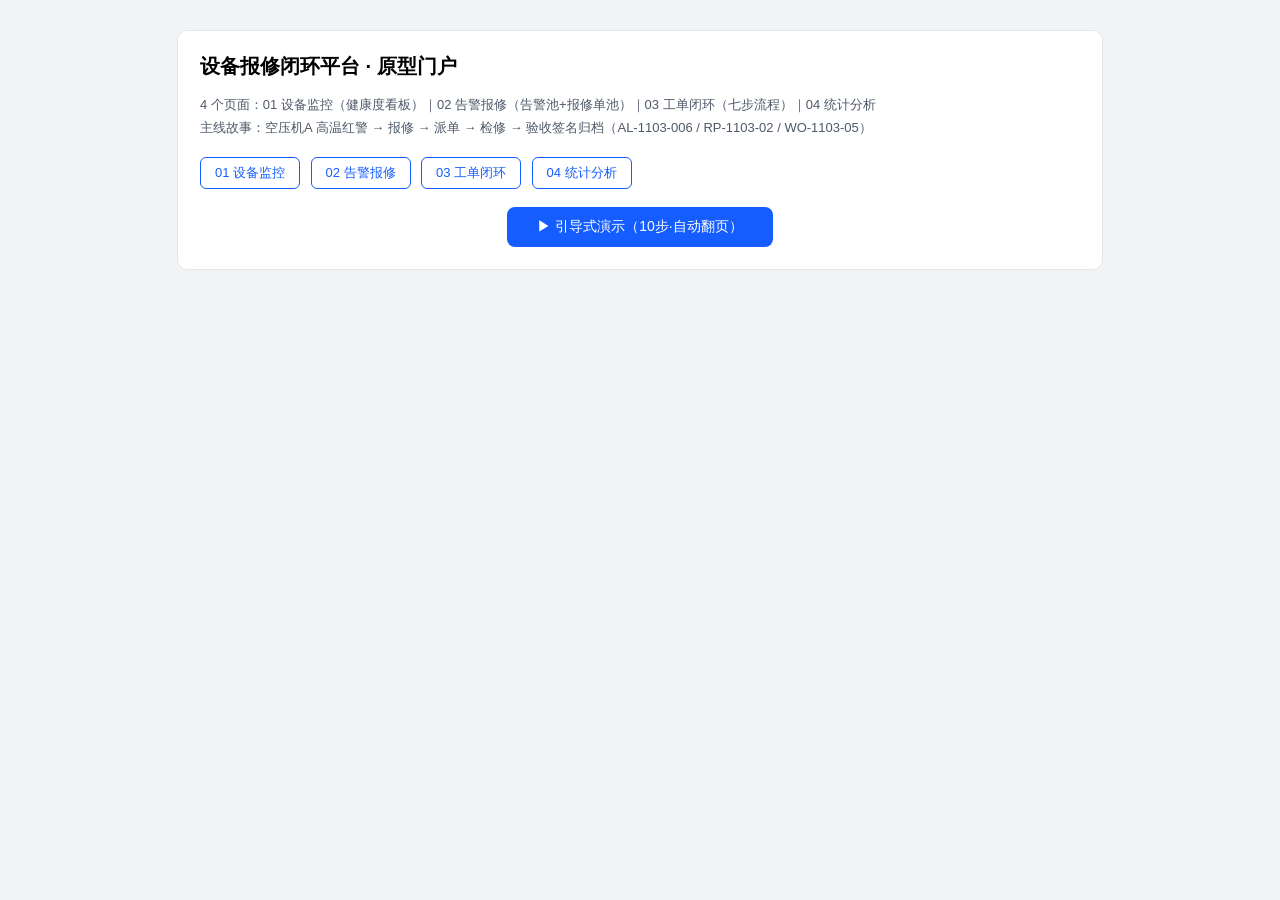
<file: demo-tour/assets/example-baoxiu/index.html>
<!DOCTYPE html>
<html lang="zh-CN">
<head>
<meta charset="UTF-8">
<title>账户中心 · 报修闭环演示门户</title>
<style>
  body{font-family:"Microsoft YaHei",sans-serif;background:#F2F3F5;margin:0;padding:30px}
  .card{background:#FFF;border:1px solid #E5E6EB;border-radius:10px;padding:22px;max-width:880px;margin:0 auto}
  h1{font-size:20px;margin:0 0 8px}
  p{color:#4E5969;font-size:13px;line-height:1.8}
  .links a{color:#165DFF;text-decoration:none;display:inline-block;border:1px solid #165DFF;border-radius:6px;padding:6px 14px;margin:4px 6px 0 0;font-size:13px}
  .go{display:block;margin:18px auto 0;background:#165DFF;color:#FFF;border:none;border-radius:8px;padding:11px 30px;font-size:14px;cursor:pointer}
</style>
</head>
<body>
<div class="card">
  <h1>设备报修闭环平台 · 原型门户</h1>
  <p>4 个页面：01 设备监控（健康度看板）｜02 告警报修（告警池+报修单池）｜03 工单闭环（七步流程）｜04 统计分析<br>
  主线故事：空压机A 高温红警 → 报修 → 派单 → 检修 → 验收签名归档（AL-1103-006 / RP-1103-02 / WO-1103-05）</p>
  <div class="links">
    <a href="01-设备监控.html">01 设备监控</a>
    <a href="02-告警报修.html">02 告警报修</a>
    <a href="03-工单闭环.html">03 工单闭环</a>
    <a href="04-统计分析.html">04 统计分析</a>
  </div>
  <button class="go" onclick="CMP.startTour('T1')">▶ 引导式演示（10步·自动翻页）</button>
</div>
<script src="_shared/mock.js"></script>
<script src="_shared/tour.js"></script>
<script>if (location.hash.match(/#\/tour@/)) setTimeout(CMP.resumeTour, 300);</script>
</body>
</html>
</file>
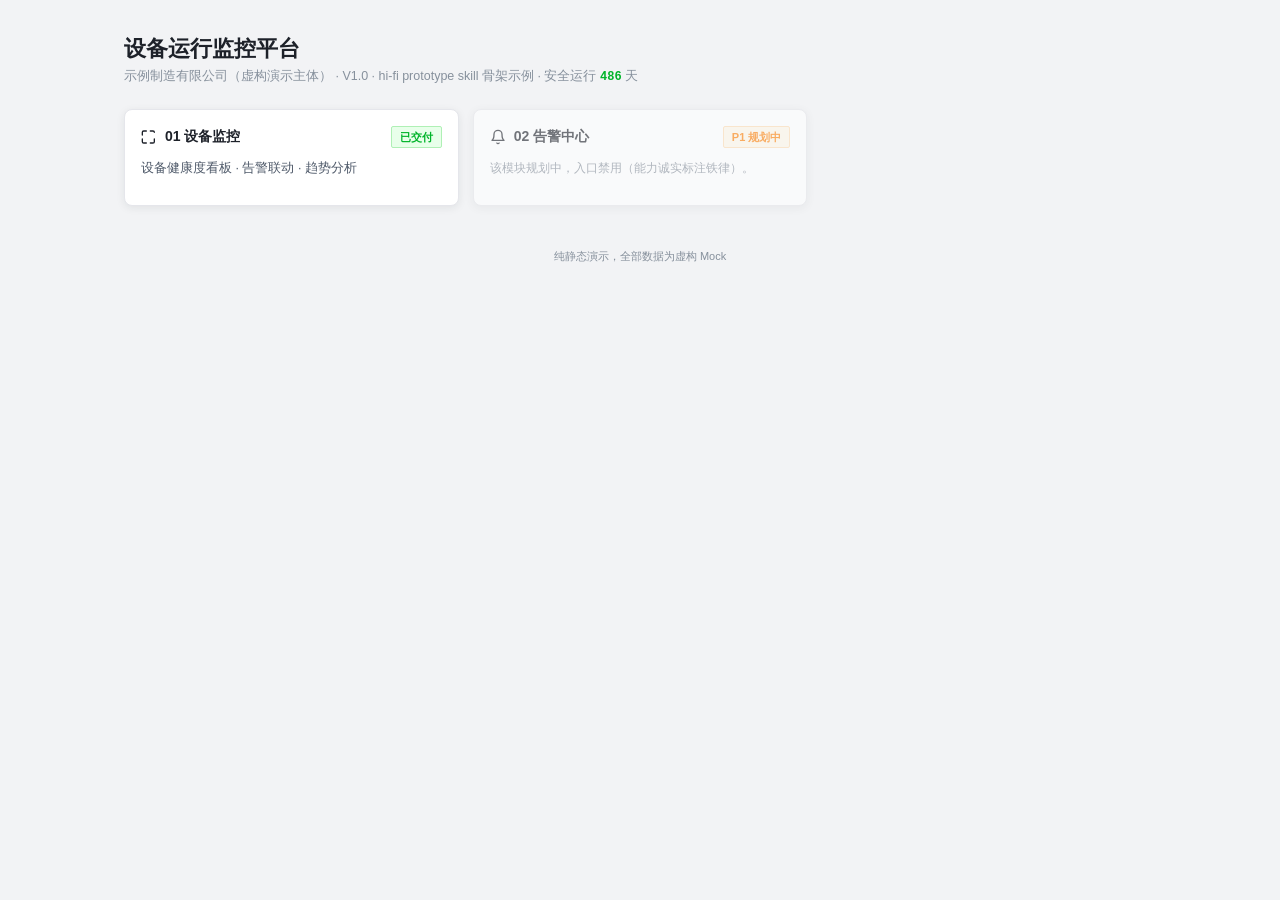
<file: hifi-prototype/assets/hello-prototype/index.html>
<!DOCTYPE html>
<html lang="zh-CN">
<head>
<meta charset="UTF-8">
<meta name="viewport" content="width=device-width, initial-scale=1">
<title>门户 · 设备运行监控平台</title>
<link rel="stylesheet" href="_shared/styles-arco.css">
</head>
<body class="arco-admin">
<div style="max-width:1080px;margin:0 auto;padding:34px 24px;">
  <h1 style="font-size:22px;margin:0 0 4px;">设备运行监控平台</h1>
  <p style="color:var(--c-t3);margin:0 0 24px;font-size:12.5px;">
    <span id="meta-corp"></span> · <span id="meta-ver"></span> · 安全运行 <b class="mono" id="meta-days" style="color:var(--c-ok)"></b> 天
  </p>

  <!-- 门户卡片由 DB.portal.docs 渲染，按 delivered 字段标注交付状态 -->
  <div style="display:grid;grid-template-columns:repeat(3,1fr);gap:14px;" id="portal-cards"></div>

  <p class="footer-note" id="mock-note"></p>
</div>

<script src="_shared/mock.js"></script>
<script src="_shared/components.js"></script>
<script>
  (function () {
    document.getElementById('meta-corp').textContent = DB.meta.corp;
    document.getElementById('meta-ver').textContent = DB.meta.version;
    document.getElementById('meta-days').textContent = DB.meta.runDays;
    document.getElementById('mock-note').textContent = DB.meta.mock;

    document.getElementById('portal-cards').innerHTML = DB.portal.docs.map(function (d) {
      if (!d.delivered) {
        /* 未交付模块：禁用态 + 显式标注，禁止伪造成可用 */
        return '<div class="card" style="opacity:.6"><div class="card-t">' + CMP.icon('bell') + d.no + ' ' + d.name +
          '<span class="spacer"></span><span class="a-tag wait">' + (d.note || '未交付') + '</span></div>' +
          '<p style="color:var(--c-t3);font-size:12px;">该模块规划中，入口禁用（能力诚实标注铁律）。</p></div>';
      }
      return '<a class="card" href="' + d.file + '" style="text-decoration:none;color:inherit;display:block">' +
        '<div class="card-t">' + CMP.icon('monitor') + d.no + ' ' + d.name +
        '<span class="spacer"></span><span class="a-tag ok">已交付</span></div>' +
        '<p style="color:var(--c-t2);font-size:12.5px;margin:0;">设备健康度看板 · 告警联动 · 趋势分析</p></a>';
    }).join('');
    CMP.hydrateIcons();
  })();
</script>
</body>
</html>
</file>
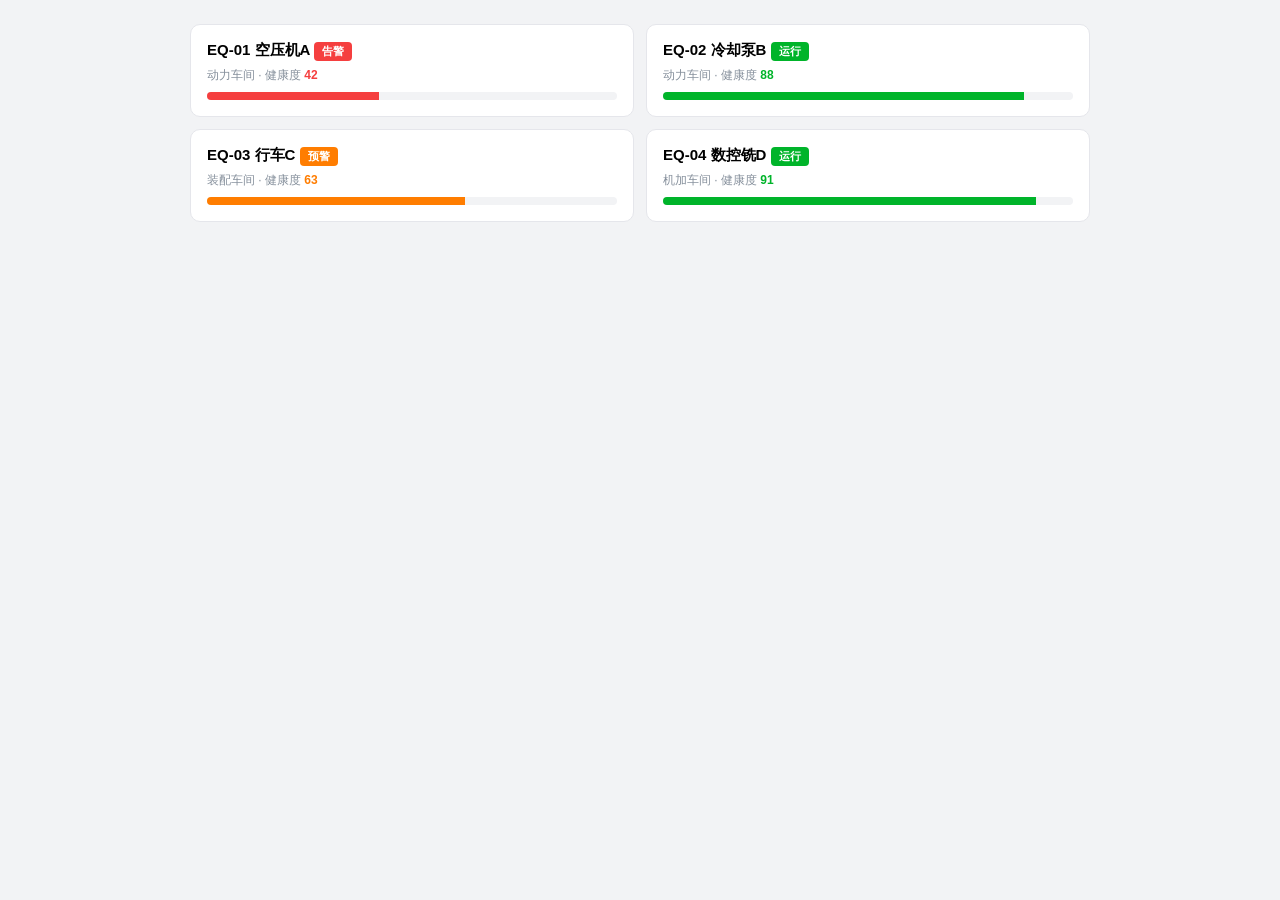
<file: demo-tour/assets/example-baoxiu/01-设备监控.html>
<!DOCTYPE html>
<html lang="zh-CN">
<head>
<meta charset="UTF-8">
<title>01 设备监控</title>
<style>
  body{font-family:"Microsoft YaHei",sans-serif;background:#F2F3F5;margin:0;padding:24px}
  .grid{display:grid;grid-template-columns:repeat(2,1fr);gap:12px;max-width:900px;margin:0 auto}
  .dev{background:#FFF;border:1px solid #E5E6EB;border-radius:10px;padding:16px}
  .dev h3{margin:0 0 6px;font-size:15px}
  .dev .st{display:inline-block;border-radius:4px;padding:2px 8px;font-size:11px;color:#FFF}
  .hb{height:8px;background:#F2F3F5;border-radius:4px;overflow:hidden;margin-top:8px}
  .hb i{display:block;height:100%}
  .num{font-family:Bahnschrift,Arial}
</style>
</head>
<body>
<div class="grid" id="board"></div>
<script src="_shared/mock.js"></script>
<script src="_shared/tour.js"></script>
<script>
document.getElementById('board').innerHTML = DB.devices.map(function (d) {
  var col = d.status === 'alarm' ? '#F53F3F' : d.status === 'warn' ? '#FF7D00' : '#00B42A';
  var nm = { alarm: '告警', warn: '预警', run: '运行' }[d.status];
  /* 演示到第7站（回归监控）时健康度已回升——由 tourStep 判定 */
  var ts = CMP.tourStep ? CMP.tourStep() : null;
  var hi = d.id === 'EQ-01' && ts && ts.step >= 6 ? 89 : d.health;
  return '<div class="dev" data-eq="' + d.id + '"><h3>' + d.id + ' ' + d.name +
    ' <span class="st" style="background:' + col + '">' + nm + '</span></h3>' +
    '<div style="color:#86909C;font-size:12px">' + d.area + ' · 健康度 <b class="num" style="color:' + col + '">' + hi + '</b></div>' +
    '<div class="hb"><i style="width:' + hi + '%;background:' + col + '"></i></div></div>';
}).join('');
if (location.hash.match(/#\/tour@/)) setTimeout(CMP.resumeTour, 300);
</script>
</body>
</html>
</file>
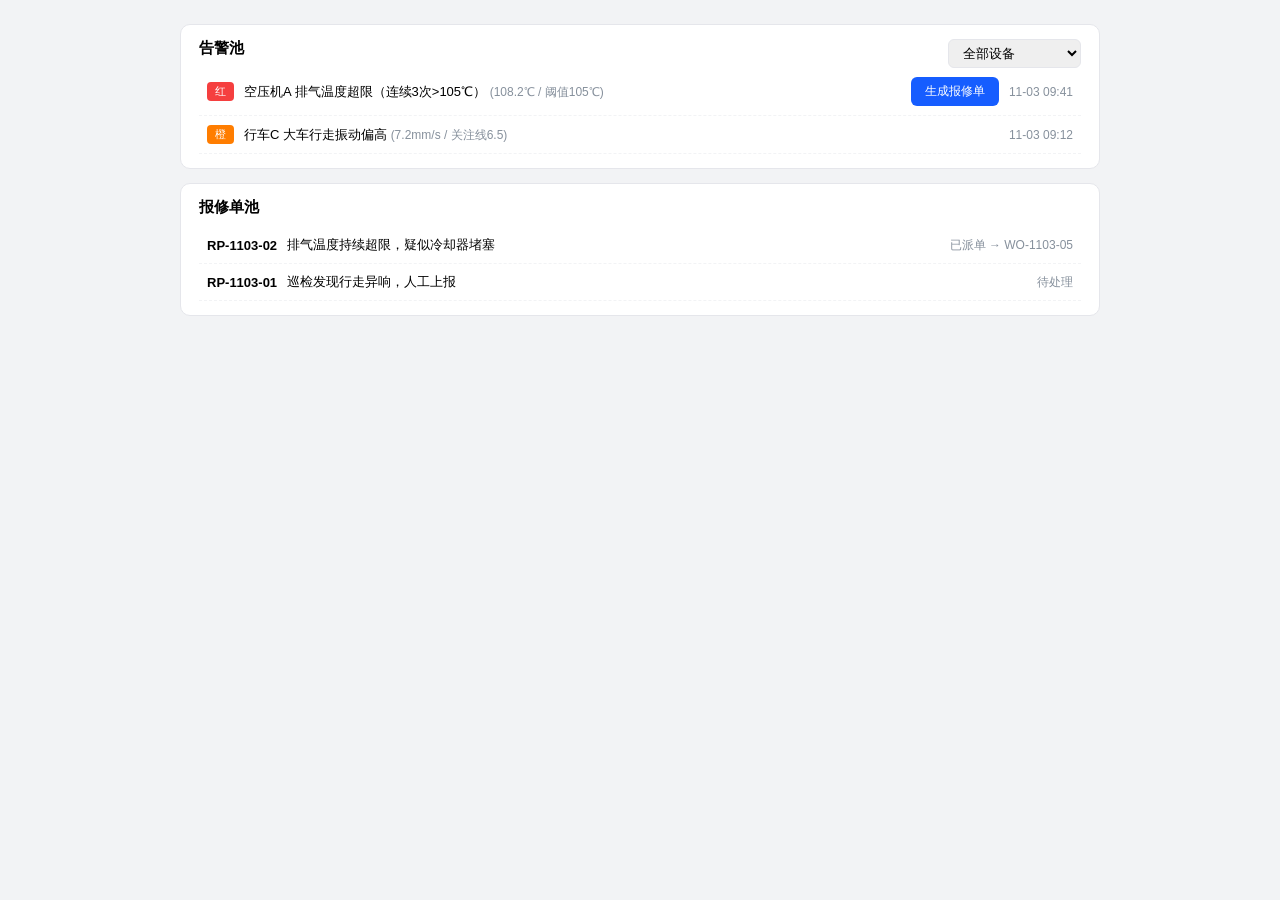
<file: demo-tour/assets/example-baoxiu/02-告警报修.html>
<!DOCTYPE html>
<html lang="zh-CN">
<head>
<meta charset="UTF-8">
<title>02 告警报修</title>
<style>
  body{font-family:"Microsoft YaHei",sans-serif;background:#F2F3F5;margin:0;padding:24px}
  .wrap{max-width:920px;margin:0 auto}
  .sec{background:#FFF;border:1px solid #E5E6EB;border-radius:10px;padding:14px 18px;margin-bottom:14px}
  h3{margin:0 0 10px;font-size:15px}
  select{padding:5px 10px;border:1px solid #E5E6EB;border-radius:6px}
  .row{display:flex;gap:10px;align-items:center;padding:9px 8px;border-bottom:1px dashed #F2F3F5;font-size:13px;cursor:pointer}
  .lv{border-radius:4px;padding:2px 8px;color:#FFF;font-size:11px;flex:none}
  .num{font-family:Bahnschrift,Arial;color:#86909C;font-size:12px}
  .btn{border:none;border-radius:6px;padding:6px 14px;font-size:12px;cursor:pointer;background:#165DFF;color:#FFF}
</style>
</head>
<body>
<div class="wrap">
  <div class="sec">
    <h3>告警池 <select id="f-device" style="float:right"><option value="">全部设备</option><option value="EQ-01">EQ-01 空压机A</option><option value="EQ-03">EQ-03 行车C</option></select></h3>
    <div id="al-list"></div>
  </div>
  <div class="sec">
    <h3>报修单池</h3>
    <div id="rp-list"></div>
  </div>
</div>
<script src="_shared/mock.js"></script>
<script src="_shared/tour.js"></script>
<script>
function renderAl() {
  var f = document.getElementById('f-device').value;
  document.getElementById('al-list').innerHTML = DB.alarms.filter(function (a) { return !f || a.device === f; }).map(function (a) {
    var col = a.lv === 'red' ? '#F53F3F' : '#FF7D00';
    return '<div class="row" data-al="' + a.id + '"><span class="lv" style="background:' + col + '">' + (a.lv === 'red' ? '红' : '橙') + '</span>' +
      '<span style="flex:1">' + a.title + ' <span class="num">(' + a.value + ')</span></span>' +
      (a.report ? '<button class="btn" onclick="toast(\'' + a.id + '\')">生成报修单</button>' : '') +
      '<span class="num">' + a.time.slice(5, 16) + '</span></div>';
  }).join('');
}
function renderRp() {
  document.getElementById('rp-list').innerHTML = DB.reports.map(function (r) {
    return '<div class="row" data-rp="' + r.id + '"><b>' + r.id + '</b><span style="flex:1">' + r.desc + '</span>' +
      '<span class="num">' + r.state + (r.ticket ? ' → ' + r.ticket : '') + '</span></div>';
  }).join('');
}
function toast(id) {
  var t = document.createElement('div');
  t.style.cssText = 'position:fixed;top:18px;right:18px;z-index:999;background:#00B42A;color:#FFF;padding:10px 16px;border-radius:8px;font-size:13px;box-shadow:0 6px 20px rgba(0,180,42,.3)';
  t.textContent = id + ' → 已生成报修单并自动派单（演示桩）';
  document.body.appendChild(t);
  setTimeout(function () { t.remove(); }, 3200);
}
document.getElementById('f-device').onchange = renderAl;
renderAl(); renderRp();
if (location.hash.match(/#\/tour@/)) setTimeout(CMP.resumeTour, 300);
</script>
</body>
</html>
</file>
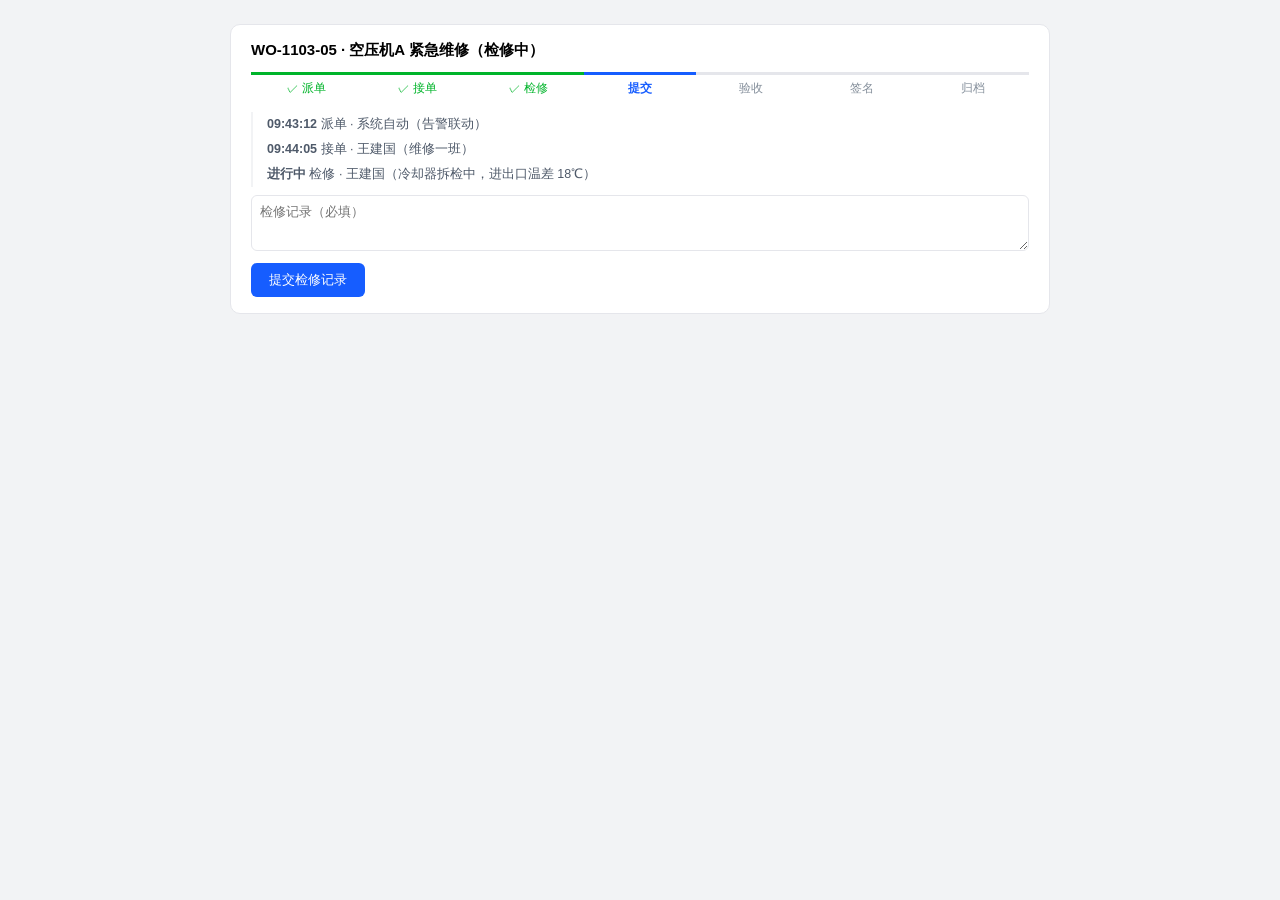
<file: demo-tour/assets/example-baoxiu/03-工单闭环.html>
<!DOCTYPE html>
<html lang="zh-CN">
<head>
<meta charset="UTF-8">
<title>03 工单闭环</title>
<style>
  body{font-family:"Microsoft YaHei",sans-serif;background:#F2F3F5;margin:0;padding:24px}
  .wrap{max-width:820px;margin:0 auto}
  .sec{background:#FFF;border:1px solid #E5E6EB;border-radius:10px;padding:16px 20px;margin-bottom:14px}
  h3{margin:0 0 12px;font-size:15px}
  .steps{display:flex;gap:0;margin-bottom:10px;flex-wrap:wrap}
  .st{flex:1;min-width:64px;text-align:center;font-size:11.5px;padding:6px 2px;border-top:3px solid #E5E6EB;color:#86909C}
  .st.done{border-color:#00B42A;color:#00B42A}
  .st.cur{border-color:#165DFF;color:#165DFF;font-weight:700}
  .tl{border-left:2px solid #F2F3F5;padding-left:14px;margin:8px 0}
  .tl div{font-size:12.5px;color:#4E5969;padding:4px 0}
  textarea{width:100%;box-sizing:border-box;height:56px;border:1px solid #E5E6EB;border-radius:6px;padding:8px;font-size:12.5px}
  .btn{border:none;border-radius:6px;padding:8px 18px;font-size:13px;cursor:pointer;background:#165DFF;color:#FFF;margin-top:8px}
  .num{font-family:Bahnschrift,Arial}
</style>
</head>
<body>
<div class="wrap">
  <div class="sec">
    <h3>WO-1103-05 · 空压机A 紧急维修（<span id="wo-state">检修中</span>）</h3>
    <div class="steps wo-steps" id="wo-steps"></div>
    <div class="tl" id="wo-tl"></div>
    <div id="op-area"></div>
  </div>
</div>
<script src="_shared/mock.js"></script>
<script src="_shared/tour.js"></script>
<script>
var NAMES = ['派单', '接单', '检修', '提交', '验收', '签名', '归档'];
var t = DB.tickets[0];
var ST = { step: t.step, signed: false };
function render() {
  document.getElementById('wo-steps').innerHTML = NAMES.map(function (n, i) {
    var cls = i < ST.step ? 'done' : (i === ST.step ? 'cur' : '');
    return '<div class="st ' + cls + '">' + (i < ST.step ? '✓ ' : '') + n + '</div>';
  }).join('');
  document.getElementById('wo-tl').innerHTML = t.steps.slice(0, ST.step).map(function (s) {
    return '<div><b>' + s.t + '</b> ' + s.n + ' · ' + s.by + (s.note ? '（' + s.note + '）' : '') + '</div>';
  }).join('') + (ST.signed ? '<div><b>10:05</b> 签名归档 · 张总工（SIG-1103-088）</div>' : '');
  var area = document.getElementById('op-area');
  if (ST.step === 3) {
    area.innerHTML = '<textarea id="op-note" placeholder="检修记录（必填）"></textarea>' +
      '<button class="btn" data-op="submit" onclick="doSubmit()">提交检修记录</button>';
  } else if (ST.step === 4) {
    area.innerHTML = '<div style="font-size:12.5px;color:#FF7D00">系统复测中…（3s）</div>';
    if (!ST.retesting) { ST.retesting = true; setTimeout(function () { ST.step = 5; render(); }, 3000); }
  } else if (ST.step === 5) {
    area.innerHTML = '<input id="op-pwd" placeholder="签名口令" style="padding:7px;border:1px solid #E5E6EB;border-radius:6px;margin-right:8px">' +
      '<button class="btn" data-op="sign" onclick="doSign()">数字签名并归档</button>';
  } else if (ST.step >= 6) {
    area.innerHTML = '<div style="color:#00B42A;font-size:13px">✓ 已签名归档 · 证书 SIG-1103-088 · 红警 AL-1103-006 自动消音</div>';
  } else { area.innerHTML = ''; }
}
function doSubmit() {
  var v = document.getElementById('op-note').value.trim();
  if (!v) { document.getElementById('op-note').style.borderColor = '#F53F3F'; return; }
  ST.step = 4; t.steps.push({ n: '提交', t: '10:01', by: '王建国', note: v }); render();
}
function doSign() {
  var v = document.getElementById('op-pwd').value.trim();
  if (!v) { document.getElementById('op-pwd').style.borderColor = '#F53F3F'; return; }
  ST.step = 6; ST.signed = true; document.getElementById('wo-state').textContent = '已归档'; render();
}
render();
if (location.hash.match(/#\/tour@/)) setTimeout(CMP.resumeTour, 300);
</script>
</body>
</html>
</file>
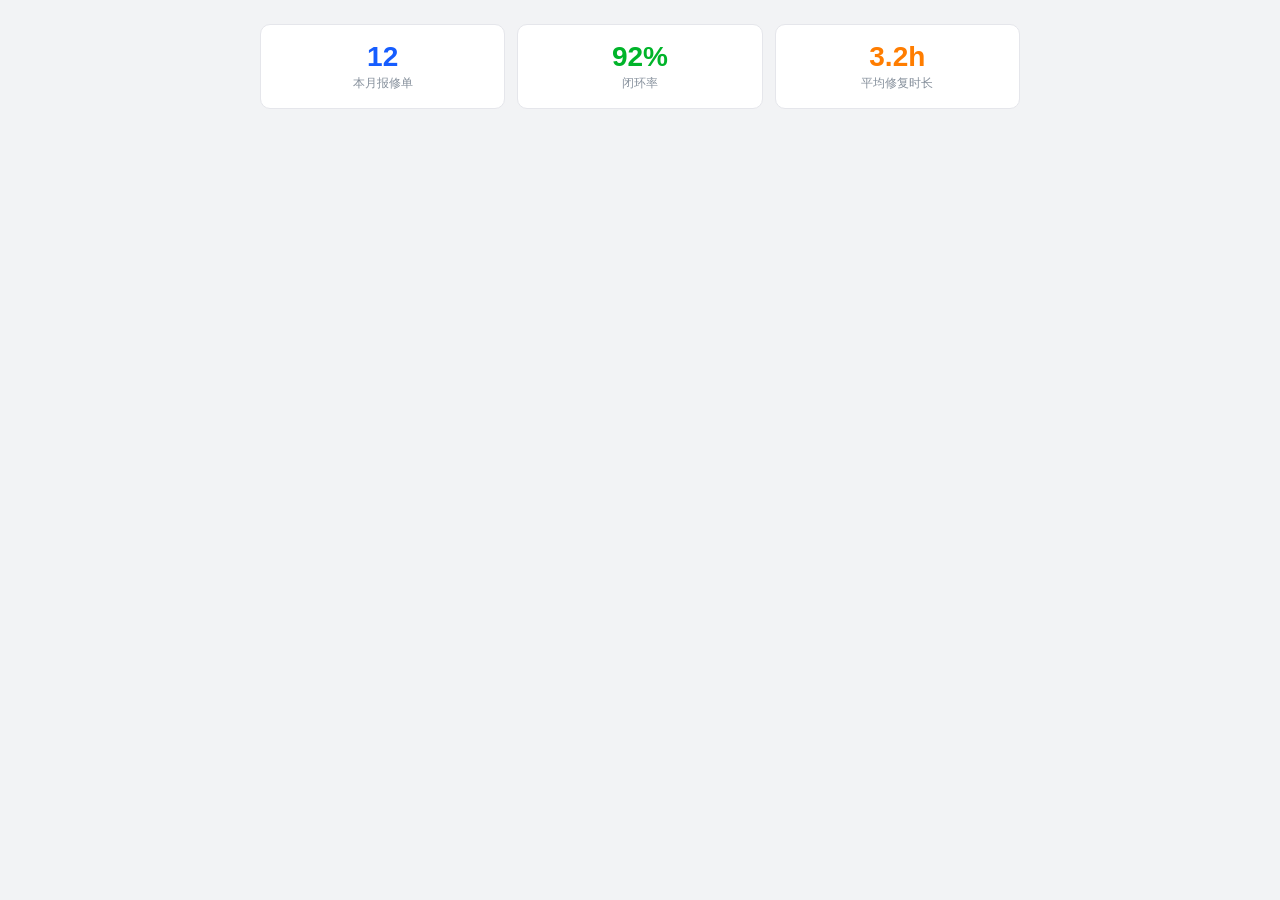
<file: demo-tour/assets/example-baoxiu/04-统计分析.html>
<!DOCTYPE html>
<html lang="zh-CN">
<head>
<meta charset="UTF-8">
<title>04 统计分析</title>
<style>
  body{font-family:"Microsoft YaHei",sans-serif;background:#F2F3F5;margin:0;padding:24px}
  .kpis{display:grid;grid-template-columns:repeat(3,1fr);gap:12px;max-width:760px;margin:0 auto}
  .kpi{background:#FFF;border:1px solid #E5E6EB;border-radius:10px;padding:16px;text-align:center}
  .kpi b{font-family:Bahnschrift,Arial;font-size:28px;display:block}
  .kpi span{color:#86909C;font-size:12px}
</style>
</head>
<body>
<div class="kpis" id="stat-kpis">
  <div class="kpi"><b style="color:#165DFF">12</b><span>本月报修单</span></div>
  <div class="kpi"><b style="color:#00B42A">92%</b><span>闭环率</span></div>
  <div class="kpi"><b style="color:#FF7D00">3.2h</b><span>平均修复时长</span></div>
</div>
<script src="_shared/mock.js"></script>
<script src="_shared/tour.js"></script>
<script>if (location.hash.match(/#\/tour@/)) setTimeout(CMP.resumeTour, 300);</script>
</body>
</html>
</file>
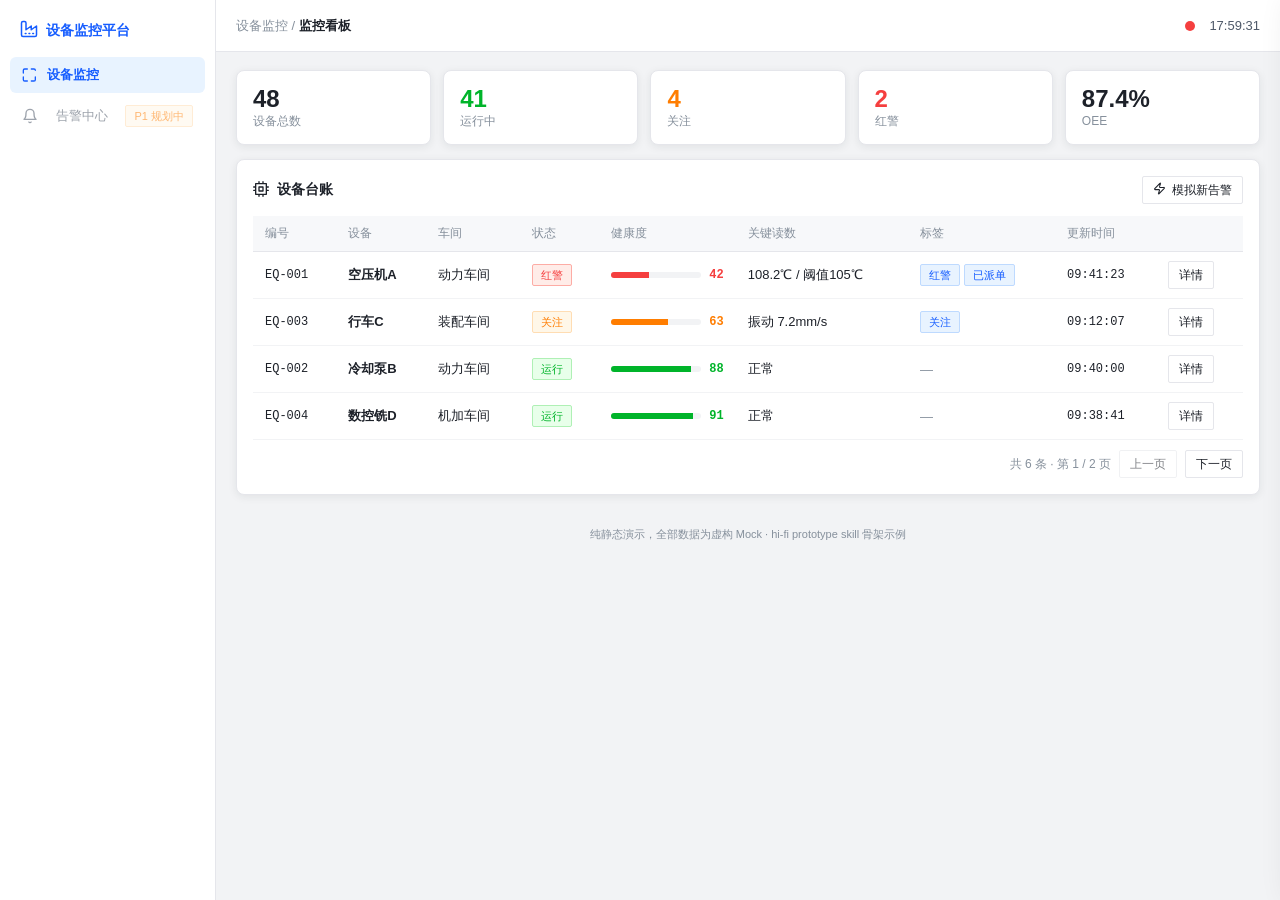
<file: hifi-prototype/assets/hello-prototype/01-设备监控.html>
<!DOCTYPE html>
<html lang="zh-CN">
<head>
<meta charset="UTF-8">
<meta name="viewport" content="width=device-width, initial-scale=1">
<title>01 设备监控 · 设备运行监控平台</title>
<link rel="stylesheet" href="_shared/styles-arco.css">
</head>
<body class="arco-admin">
<div class="admin-shell">
  <aside class="side">
    <div class="side-logo"><i data-icon="factory" data-size="18"></i><span>设备监控平台</span></div>
    <nav id="side-nav"></nav>
  </aside>
  <div>
    <header class="topbar">
      <span class="crumb">设备监控 / <b>监控看板</b></span>
      <span class="spacer"></span>
      <span class="alarm-lamp" id="alarm-lamp" title="今日告警状态"></span>
      <span class="clock" id="clock"></span>
    </header>
    <main class="main">

      <!-- KPI 行（数据来自 DB.m01.kpi，与表格明细对账一致） -->
      <div class="a-stat-row" id="kpi-row"></div>

      <!-- 设备列表（数据走 API 桩；行点击开抽屉；危险操作二次确认） -->
      <div class="card">
        <div class="card-t">
          <i data-icon="cpu"></i>设备台账
          <span class="spacer"></span>
          <button class="btn btn-sm" id="btn-simulate"><i data-icon="zap" data-size="13"></i>模拟新告警</button>
        </div>
        <table class="a-table">
          <thead><tr>
            <th>编号</th><th>设备</th><th>车间</th><th>状态</th><th>健康度</th><th>关键读数</th><th>标签</th><th>更新时间</th><th></th>
          </tr></thead>
          <tbody id="dev-tbody"></tbody>
        </table>
        <div class="pager" id="dev-pager"></div>
      </div>

      <p class="footer-note">纯静态演示，全部数据为虚构 Mock · hi-fi prototype skill 骨架示例</p>
    </main>
  </div>
</div>

<!-- 右滑抽屉（440px；Esc/遮罩关闭） -->
<div class="a-drawer-mask" id="drawer-mask" style="display:none"></div>
<div class="a-drawer" id="drawer">
  <div class="a-drawer-h"><b id="drawer-title">设备详情</b><span style="flex:1"></span><button class="btn btn-sm" id="drawer-x">关闭</button></div>
  <div class="a-drawer-b" id="drawer-body"></div>
</div>

<script src="_shared/mock.js"></script>
<script src="_shared/api.js"></script>
<script src="_shared/components.js"></script>
<script>
  (function () {
    var M01STATE = { built: false, rows: [], page: 1, pageSize: 4 };

    /* 导航由 NAV_DOCS 注入（禁止手写） */
    CMP.injectNav('01-设备监控.html');
    CMP.hydrateIcons();
    CMP.startClock(document.getElementById('clock'));

    function lvTag(s) {
      return { alarm: '<span class="a-tag red core-blink">红警</span>', warn: '<span class="a-tag orange">关注</span>',
               run: '<span class="a-tag ok">运行</span>', idle: '<span class="a-tag blue">待机</span>' }[s] || s;
    }
    function healthBar(h) {
      var c = h < 50 ? 'var(--c-danger)' : h < 75 ? 'var(--c-warn)' : 'var(--c-ok)';
      return '<div style="display:flex;align-items:center;gap:8px"><div style="flex:1;height:6px;background:#F2F3F5;border-radius:3px;overflow:hidden">' +
        '<i style="display:block;height:100%;width:' + h + '%;background:' + c + '"></i></div><b class="mono" style="color:' + c + '">' + h + '</b></div>';
    }

    function renderKpi(k) {
      var items = [
        ['设备总数', k.total, ''], ['运行中', k.run, 'ok'], ['关注', k.warn, 'warn'],
        ['红警', k.alarm, 'danger'], ['OEE', k.oee + '%', '']
      ];
      document.getElementById('kpi-row').innerHTML = items.map(function (it) {
        return '<div class="a-stat ' + it[2] + '"><b>' + it[1] + '</b><span>' + it[0] + '</span></div>';
      }).join('');
      /* 顶栏告警灯随数据联动 */
      var lamp = document.getElementById('alarm-lamp');
      lamp.className = 'alarm-lamp ' + (k.alarm > 0 ? 'danger' : k.warn > 0 ? 'warn' : '');
    }

    function renderRows() {
      var rows = M01STATE.rows;
      var total = Math.max(1, Math.ceil(rows.length / M01STATE.pageSize));
      if (M01STATE.page > total) M01STATE.page = total;
      var slice = rows.slice((M01STATE.page - 1) * M01STATE.pageSize, M01STATE.page * M01STATE.pageSize);
      document.getElementById('dev-tbody').innerHTML = slice.map(function (d) {
        return '<tr data-eq="' + d.id + '">' +
          '<td class="mono">' + d.id + '</td><td><b>' + d.name + '</b></td><td>' + d.area + '</td>' +
          '<td>' + lvTag(d.status) + '</td><td style="min-width:110px">' + healthBar(d.health) + '</td>' +
          '<td>' + d.temp + '</td><td>' + (d.tags.length ? d.tags.map(function (t) { return '<span class="a-tag blue">' + t + '</span>'; }).join(' ') : '<span style="color:var(--c-t3)">—</span>') + '</td>' +
          '<td class="mono">' + d.update + '</td>' +
          '<td><button class="btn btn-sm" data-view="' + d.id + '">详情</button></td></tr>';
      }).join('') + (rows.length === 0 ? '<tr><td colspan="9"><div class="empty">暂无设备数据</div></td></tr>' : '');
      document.getElementById('dev-tbody').querySelectorAll('[data-view]').forEach(function (b) {
        b.onclick = function () { openDrawer(b.getAttribute('data-view')); };
      });
      /* 前端分页器：上一页/下一页 + 页码 + 越界 Toast（规范：表格分页三件套） */
      var pager = document.getElementById('dev-pager');
      if (total > 1) {
        pager.innerHTML = '<span>共 ' + rows.length + ' 条 · 第 ' + M01STATE.page + ' / ' + total + ' 页</span>' +
          '<button class="btn btn-sm" data-pg="prev"' + (M01STATE.page <= 1 ? ' disabled' : '') + '>上一页</button>' +
          '<button class="btn btn-sm" data-pg="next"' + (M01STATE.page >= total ? ' disabled' : '') + '>下一页</button>';
        pager.querySelectorAll('[data-pg]').forEach(function (b) {
          b.onclick = function () {
            var op = b.getAttribute('data-pg');
            if (op === 'prev' && M01STATE.page > 1) { M01STATE.page--; renderRows(); }
            else if (op === 'next' && M01STATE.page < total) { M01STATE.page++; renderRows(); }
            else { CMP.toast('info', '提示', op === 'prev' ? '已是第一页' : '已是最后一页'); }
          };
        });
      } else { pager.innerHTML = '<span>共 ' + rows.length + ' 条</span>'; }
    }

    function openDrawer(id) {
      var d = DB.m01.devices.filter(function (x) { return x.id === id; })[0];
      if (!d) return;
      document.getElementById('drawer-title').textContent = d.name + ' · 详情';
      document.getElementById('drawer-body').innerHTML =
        '<div class="kv">' +
        '<i>编号</i><span class="mono">' + d.id + '</span>' +
        '<i>车间</i><span>' + d.area + '</span>' +
        '<i>状态</i><span>' + lvTag(d.status) + '</span>' +
        '<i>健康度</i><span class="mono">' + d.health + '</span>' +
        '<i>关键读数</i><span>' + d.temp + '</span>' +
        '<i>关联告警</i><span class="mono">' + (DB.m01.mainline.deviceId === d.id ? DB.m01.mainline.alarmId : '—') + '</span>' +
        '</div>' +
        '<div style="margin-top:16px;display:flex;gap:10px">' +
        (d.status === 'alarm'
          ? '<button class="btn btn-danger" id="btn-stop">停机检修</button>'
          : '<button class="btn" disabled title="P1 规划中">远程重启 <span class="a-tag wait">P1 规划中</span></button>') +
        '</div>';
      var mask = document.getElementById('drawer-mask'), drawer = document.getElementById('drawer');
      mask.style.display = 'block';
      requestAnimationFrame(function () { drawer.classList.add('open'); });
      function closeDrawer() { drawer.classList.remove('open'); mask.style.display = 'none'; document.removeEventListener('keydown', esc); }
      function esc(e) { if (e.key === 'Escape') closeDrawer(); }
      document.getElementById('drawer-x').onclick = closeDrawer;
      mask.onclick = closeDrawer;
      document.addEventListener('keydown', esc);
      var stopBtn = document.getElementById('btn-stop');
      if (stopBtn) stopBtn.onclick = async function () {
        /* 危险操作二次确认（danger 红色确认键）+ 按钮 loading 文案化 */
        var go = await CMP.confirmModal({ danger: true, title: '停机检修确认', desc: '对 ' + d.name + '（' + d.id + '）执行停机并生成检修工单？该操作将通知当班班组。', okText: '确认停机' });
        if (!go) return;
        stopBtn.disabled = true; stopBtn.textContent = '停机中…';
        await new Promise(function (r) { setTimeout(r, 900); });
        stopBtn.textContent = '已停机'; stopBtn.disabled = true;
        d.status = 'idle'; d.tags = ['已停机'];
        CMP.beep();
        CMP.toast('warning', '已执行停机', d.name + ' 转入检修，工单已派发至维修一班');
        renderRows(); renderKpi(DB.m01.kpi); /* 状态变更联动刷新 */
        setTimeout(closeDrawer, 400);
      };
    }

    /* 剧本按钮：模拟新告警（一次点击驱动多处状态同步） */
    document.getElementById('btn-simulate').onclick = async function () {
      var btn = this;
      btn.disabled = true; btn.textContent = '模拟中…';
      var res = await API.simulateAlarm();
      btn.disabled = false; btn.innerHTML = '<i data-icon="zap" data-size="13"></i>模拟新告警'; CMP.hydrateIcons(btn);
      var a = res.data.alarm;
      DB.m01.kpi.alarm += (a.lv === 'red' ? 1 : 0);
      CMP.beep();
      CMP.toast(a.lv === 'red' ? 'danger' : 'warning', '新告警 ' + a.id, a.title);
      renderKpi(DB.m01.kpi); /* 状态变更联动刷新 KPI 与告警灯 */
      M01STATE.rows = DB.m01.devices.slice(); renderRows();
    };

    /* 初始化：数据走 API 桩（拟真延迟） */
    (async function init() {
      var res = await API.fetchDevices();
      M01STATE.rows = res.data.devices.slice();
      renderKpi(res.data.kpi);
      renderRows();
    })();
  })();
</script>
</body>
</html>
</file>
<file: hifi-prototype/assets/hello-prototype/_shared/styles-arco.css>
/* ============================================================
 * styles-arco.css · 浅色管理后台主题（S1 工业科技蓝的实现示例）
 * 通过 body.arco-admin 生效；与 styles-screen.css 在同一 DOM 上切换。
 * 设计基准 1920×1080；断点 1200px / 768px。
 * ============================================================ */

/* ---- 设计令牌（S1）---- */
:root {
  --c-primary: #165DFF; --c-primary-hover: #4080FF; --c-primary-active: #0E42D2; --c-primary-bg: #E8F3FF;
  --c-bg: #F2F3F5; --c-panel: #FFF; --c-line: #E5E6EB;
  --c-t1: #1D2129; --c-t2: #4E5969; --c-t3: #86909C;
  --c-ok: #00B42A; --c-warn: #FF7D00; --c-danger: #F53F3F; --c-yellow: #FFC400;
  --f-digits: Bahnschrift, "DIN Alternate", "Segoe UI", sans-serif;
  --f-mono: "Cascadia Code", Consolas, "Courier New", monospace;
  --shadow: 0 2px 8px rgba(29, 33, 41, .08);
}

* { box-sizing: border-box; }
body.arco-admin { margin: 0; font-family: "Microsoft YaHei", "PingFang SC", sans-serif; background: var(--c-bg); color: var(--c-t1); font-size: 13px; }

/* ---- admin-shell：216px 侧栏 + 52px 顶栏 + 滚动内容区 ---- */
.admin-shell { display: grid; grid-template-columns: 216px 1fr; min-height: 100vh; }
.side { background: var(--c-panel); border-right: 1px solid var(--c-line); padding: 14px 10px; }
.side-logo { display: flex; align-items: center; gap: 8px; font-weight: 700; font-size: 14px; padding: 6px 10px 16px; color: var(--c-primary); }
.nav-item { display: flex; align-items: center; gap: 9px; padding: 9px 12px; border-radius: 6px; color: var(--c-t2); text-decoration: none; margin-bottom: 3px; }
.nav-item:hover { background: var(--c-primary-bg); color: var(--c-primary); }
.nav-item.on { background: var(--c-primary-bg); color: var(--c-primary); font-weight: 600; }
.nav-disabled { opacity: .55; cursor: not-allowed; justify-content: space-between; }

.topbar { height: 52px; background: var(--c-panel); border-bottom: 1px solid var(--c-line); display: flex; align-items: center; gap: 14px; padding: 0 20px; position: sticky; top: 0; z-index: 20; }
.crumb { color: var(--c-t3); } .crumb b { color: var(--c-t1); font-weight: 600; }
.topbar .spacer { flex: 1; }
.alarm-lamp { width: 10px; height: 10px; border-radius: 50%; background: var(--c-ok); }
.alarm-lamp.warn { background: var(--c-warn); animation: lampBlink 2s infinite; }
.alarm-lamp.danger { background: var(--c-danger); animation: lampBlink 1.1s infinite; }
.clock { color: var(--c-t2); font-family: var(--f-digits); }

.main { padding: 18px 20px; min-width: 0; min-height: 0; }

/* ---- 视图容器（单 HTML 多视图）---- */
.view { display: none; }
.view.on { display: block; animation: cardIn .32s ease; }
@keyframes cardIn { from { opacity: 0; transform: translateY(10px); } to { opacity: 1; transform: none; } }

/* ---- KPI 统计行 ---- */
.a-stat-row { display: grid; grid-template-columns: repeat(5, 1fr); gap: 12px; margin-bottom: 14px; }
.a-stat { background: var(--c-panel); border: 1px solid var(--c-line); border-radius: 8px; padding: 14px 16px; box-shadow: var(--shadow); }
.a-stat b { display: block; font-size: 24px; font-family: var(--f-digits); font-weight: 600; }
.a-stat span { color: var(--c-t3); font-size: 12px; }
.a-stat.danger b { color: var(--c-danger); } .a-stat.warn b { color: var(--c-warn); } .a-stat.ok b { color: var(--c-ok); }

/* ---- 卡片 ---- */
.card { background: var(--c-panel); border: 1px solid var(--c-line); border-radius: 8px; padding: 16px; margin-bottom: 14px; box-shadow: var(--shadow); min-width: 0; }
.card-t { font-size: 14px; font-weight: 600; margin: 0 0 12px; display: flex; align-items: center; gap: 8px; }
.card-t .spacer { flex: 1; }

/* ---- 按钮（34px；loading=禁用+文案"××中…"）---- */
.btn { height: 34px; padding: 0 16px; border-radius: 2px; border: 1px solid var(--c-line); background: var(--c-panel); color: var(--c-t1); font-size: 13px; cursor: pointer; display: inline-flex; align-items: center; gap: 6px; }
.btn:hover { border-color: var(--c-primary); color: var(--c-primary); }
.btn-primary { background: var(--c-primary); border-color: var(--c-primary); color: #FFF; }
.btn-primary:hover { background: var(--c-primary-hover); color: #FFF; }
.btn-danger { background: var(--c-danger); border-color: var(--c-danger); color: #FFF; }
.btn-ghost { background: transparent; }
.btn-sm { height: 28px; padding: 0 10px; font-size: 12px; }
.btn:disabled { opacity: .55; cursor: not-allowed; }

/* ---- 标签（语义修饰三件套）---- */
.a-tag { display: inline-block; font-size: 11px; padding: 1px 8px; border-radius: 2px; border: 1px solid; line-height: 18px; }
.a-tag.ok { color: var(--c-ok); background: #E8FFEA; border-color: #AFF0B5; }
.a-tag.wait { color: var(--c-warn); background: #FFF7E8; border-color: #FFDDB3; }
.a-tag.red { color: var(--c-danger); background: #FFECE8; border-color: #FDACA5; }
.a-tag.orange { color: var(--c-warn); background: #FFF7E8; border-color: #FFDDB3; }
.a-tag.yellow { color: #B98A00; background: #FFFCE8; border-color: #FFE380; }
.a-tag.blue { color: var(--c-primary); background: var(--c-primary-bg); border-color: #BEDAFF; }

/* ---- 表格（表头 sticky；编号/时间列 .mono；前端分页）---- */
.a-table { width: 100%; border-collapse: collapse; }
.a-table th { position: sticky; top: 0; background: #F7F8FA; color: var(--c-t3); font-weight: 500; text-align: left; padding: 9px 12px; border-bottom: 1px solid var(--c-line); font-size: 12px; }
.a-table td { padding: 9px 12px; border-bottom: 1px solid #F2F3F5; }
.a-table tbody tr:hover { background: #F7F9FF; }
.mono { font-family: var(--f-mono); font-size: 12px; }
.pager { display: flex; gap: 8px; justify-content: flex-end; align-items: center; padding-top: 10px; color: var(--c-t3); font-size: 12px; }

/* ---- 表单（必填星号/红框/文案三件套）---- */
.a-field { margin-bottom: 14px; }
.a-field label { display: block; margin-bottom: 6px; color: var(--c-t2); }
.req::after { content: " *"; color: var(--c-danger); }
.a-input, .a-select, .a-textarea { width: 100%; height: 34px; border: 1px solid var(--c-line); border-radius: 2px; padding: 0 10px; font-size: 13px; }
.a-textarea { height: auto; padding: 8px 10px; }
.a-input:focus, .a-select:focus { outline: none; border-color: var(--c-primary); box-shadow: 0 0 0 2px rgba(22, 93, 255, .15); }
.error { border-color: var(--c-danger) !important; box-shadow: 0 0 0 2px rgba(245, 63, 63, .12); }
.a-err { color: var(--c-danger); font-size: 11.5px; margin-top: 4px; display: none; }
.a-err.show { display: block; }

/* ---- 抽屉（440px 右滑 + 遮罩 + Esc）---- */
.a-mask { position: fixed; inset: 0; background: rgba(29, 33, 41, .4); z-index: 100; display: flex; align-items: center; justify-content: center; animation: maskIn .2s; }
@keyframes maskIn { from { opacity: 0; } }
.a-modal { background: #FFF; border-radius: 8px; width: 420px; max-width: calc(100vw - 40px); padding: 20px; box-shadow: 0 10px 40px rgba(29, 33, 41, .14); animation: cardIn .25s; }
.a-modal-wide { width: 680px; }
.a-modal-t { font-size: 15px; font-weight: 600; display: flex; align-items: center; margin-bottom: 10px; }
.a-modal-t .a-modal-x { margin-left: auto; border: none; background: #F2F3F5; border-radius: 6px; width: 24px; height: 24px; cursor: pointer; display: grid; place-items: center; }
.a-modal-d { color: var(--c-t2); line-height: 1.7; margin-bottom: 18px; }
.a-modal-btns { display: flex; gap: 10px; justify-content: flex-end; }

.a-drawer-mask { position: fixed; inset: 0; background: rgba(29, 33, 41, .4); z-index: 90; animation: maskIn .2s; }
.a-drawer { position: fixed; top: 0; right: -460px; width: 440px; max-width: calc(100vw - 30px); height: 100vh; background: #FFF; z-index: 95; box-shadow: -8px 0 30px rgba(29, 33, 41, .12); transition: right .28s cubic-bezier(.3, .8, .4, 1); display: flex; flex-direction: column; }
.a-drawer.open { right: 0; }
.a-drawer-h { padding: 14px 18px; border-bottom: 1px solid var(--c-line); display: flex; align-items: center; }
.a-drawer-b { padding: 16px 18px; overflow-y: auto; flex: 1; }
.kv { display: grid; grid-template-columns: 76px 1fr; gap: 7px 10px; font-size: 12.5px; }
.kv i { color: var(--c-t3); font-style: normal; }

/* ---- Toast（右上角四态，3600ms 退场）---- */
#toast-root { position: fixed; top: 16px; right: 16px; z-index: 200; display: flex; flex-direction: column; gap: 8px; }
.a-toast { background: #FFF; border-radius: 6px; box-shadow: 0 6px 20px rgba(29, 33, 41, .13); padding: 10px 14px; display: flex; gap: 9px; min-width: 260px; animation: cardIn .25s; }
.a-toast svg { flex-shrink: 0; margin-top: 1px; }
.a-toast b { display: block; font-size: 13px; }
.a-toast span { color: var(--c-t3); font-size: 12px; }
.a-toast.out { opacity: 0; transition: opacity .3s; }

/* ---- 开关 / 页签 ---- */
.a-switch { width: 38px; height: 20px; border-radius: 10px; background: #E5E6EB; position: relative; cursor: pointer; transition: background .2s; display: inline-block; }
.a-switch::after { content: ""; position: absolute; width: 16px; height: 16px; border-radius: 50%; background: #FFF; top: 2px; left: 2px; transition: left .2s; box-shadow: 0 1px 3px rgba(0, 0, 0, .2); }
.a-switch.on { background: var(--c-primary); } .a-switch.on::after { left: 20px; }
.a-tabs { display: inline-flex; background: #F2F3F5; border-radius: 4px; padding: 2px; gap: 2px; }
.a-tabs button { border: none; background: transparent; padding: 5px 14px; border-radius: 3px; cursor: pointer; font-size: 12.5px; color: var(--c-t2); }
.a-tabs button.on { background: #FFF; color: var(--c-primary); font-weight: 600; box-shadow: var(--shadow); }

/* ---- 微图表（CSS 迷你柱 / sparkline）---- */
.spark { display: inline-flex; align-items: flex-end; gap: 2px; height: 26px; }
.spark i { width: 5px; background: var(--c-primary); border-radius: 1px; opacity: .8; min-height: 2px; }

/* ---- 空态 ---- */
.empty { text-align: center; color: var(--c-t3); padding: 36px 0; }
.empty svg { opacity: .4; margin-bottom: 8px; }

/* ---- 页脚口径声明 ---- */
.footer-note { text-align: center; color: var(--c-t3); font-size: 11px; padding: 18px 0 6px; }

/* ---- 告警呼吸（浅色仅警示元素用）---- */
@keyframes lampBlink { 0%, 100% { opacity: 1; } 50% { opacity: .35; } }

/* ---- 响应式：1200px 侧栏收窄为图标态；768px 全单列 ---- */
@media (max-width: 1200px) {
  .admin-shell { grid-template-columns: 56px 1fr; }
  .side-logo span, .nav-item span, .nav-item .a-tag { display: none; }
  .a-stat-row { grid-template-columns: repeat(3, 1fr); }
}
@media (max-width: 768px) {
  .admin-shell { grid-template-columns: 1fr; }
  .side { display: none; }
  .a-stat-row { grid-template-columns: repeat(2, 1fr); }
  .main { padding: 12px; }
}
</file>
